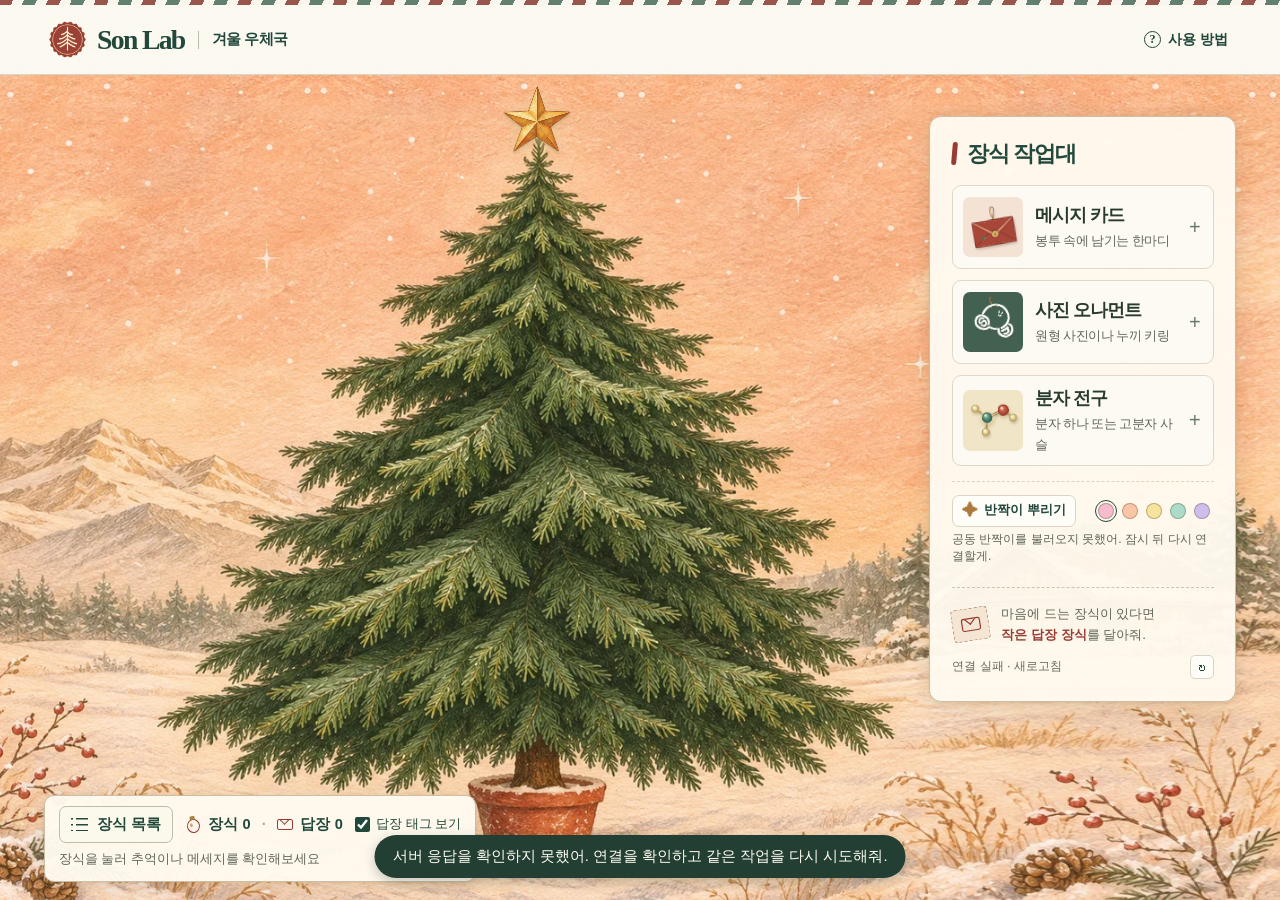
<file: docs/index.html>
<!doctype html>
<html lang="ko">
<head>
<meta charset="utf-8">
<meta name="viewport" content="width=device-width,initial-scale=1">
<meta name="theme-color" content="#faf7ef">
<title>연구실 크리스마스 트리 · Son Lab</title>
<link rel="stylesheet" href="./style.css">
<link rel="stylesheet" href="./glitter.css">
</head>
<body>
<div class="postal-edge" aria-hidden="true"></div>
<header class="masthead">
  <div class="wrap mast-inner">
    <h1 class="brand"><img id="brand-mark" width="42" height="42" alt=""><span lang="en">Son Lab</span><i aria-hidden="true"></i><b>겨울 우체국</b></h1>
    <nav aria-label="작업실 메뉴">
      <button class="text-btn" id="name-control" hidden></button>
      <button class="text-btn" id="help-open"><span class="circle-i" aria-hidden="true">?</span>사용 방법</button>
    </nav>
  </div>
</header>
<main id="winter-scene" class="winter-scene" aria-label="연구실 크리스마스 트리 꾸미기">
    <div class="viewport" id="viewport" aria-label="우리 연구실의 트리">
      <canvas id="landscape" aria-hidden="true"></canvas>
      <div id="world" class="world">
        <img id="scenery" width="1380" height="920" alt="눈 덮인 산장과 커다란 전나무" draggable="false">
        <div id="ornaments"></div>
        <button type="button" class="tree-star" id="tree-star" title="교수님의 한마디" aria-label="트리 꼭대기의 별 · 교수님의 한마디" disabled><img id="star-art" alt="" draggable="false"></button>
        <div id="ghost" class="pin ghost" hidden aria-hidden="true"></div>
      </div>
      <div class="placing-tag" id="placing-tag" hidden>걸 위치 고르는 중</div>
    </div>
    <aside id="bench" class="bench" aria-labelledby="bench-title">
      <div class="bench-heading"><span class="red-rule" aria-hidden="true"></span><h2 id="bench-title">장식 작업대</h2></div>

      <div class="choices">
        <button class="choice" data-kind="card"><span class="swatch art-card"><img id="sample-card" alt=""></span><span class="choice-copy"><strong>메시지 카드</strong><small>봉투 속에 남기는 한마디</small></span><span class="add-mark" aria-hidden="true">+</span></button>
        <button class="choice" data-kind="photo"><span class="swatch art-photo"><img id="sample-photo" alt=""></span><span class="choice-copy"><strong>사진 오나먼트</strong><small>원형 사진이나 누끼 키링</small></span><span class="add-mark" aria-hidden="true">+</span></button>
        <button class="choice" data-kind="mol"><span class="swatch art-mol"><img id="sample-mol" alt=""></span><span class="choice-copy"><strong>분자 전구</strong><small>분자 하나 또는 고분자 사슬</small></span><span class="add-mark" aria-hidden="true">+</span></button>
      </div>
      <div class="reply-note"><span class="note-art" aria-hidden="true"><i class="mail-symbol"></i></span><p>마음에 드는 장식이 있다면<br><strong>작은 답장 장식</strong>를 달아줘.</p></div>
      <button type="button" id="refresh-tree" class="refresh-btn" title="공동 트리 새로고침" aria-label="공동 트리 새로고침">↻</button>
      <p id="persistence" class="local-note" role="status">공동 트리를 불러오는 중…</p>
    </aside>
    <div class="scene-foot" id="scene-foot">
      <div class="dock-row">
        <button id="browse" class="outline-btn ledger-btn"><span class="list-symbol" aria-hidden="true"></span>장식 목록</button>
        <div class="scene-counters"><span class="counter"><i class="bauble-symbol" aria-hidden="true"></i>장식 <strong id="orn-count">0</strong></span>
        <span class="dot-sep" aria-hidden="true">·</span><span class="counter"><i class="mail-symbol" aria-hidden="true"></i>답장 <strong id="reply-count">0</strong></span></div>
        <label class="tag-check"><input type="checkbox" id="reply-tags" checked disabled>답장 태그 보기</label>
        <span class="place-actions" id="place-actions" hidden><button class="quiet-btn" id="cancel-place">취소</button><button class="primary-btn small" id="confirm-place">여기에 걸기</button></span>
      </div>
      <span class="scene-hint" id="scene-hint">장식을 눌러 추억이나 메세지를 확인해보세요</span>
    </div>
</main>
<dialog id="dialog" aria-labelledby="dialog-title">
  <div class="dialog-top"><h2 id="dialog-title"></h2><button id="close-dialog" class="close-btn" aria-label="창 닫기">×</button></div>
  <div id="dialog-body"></div>
</dialog>
<dialog id="signin-dialog" aria-labelledby="signin-title">
  <div class="dialog-top"><h2 id="signin-title">연구실 Google 로그인</h2><button type="button" class="close-btn" id="cancel-signin" aria-label="로그인 닫기">×</button></div>
  <div class="signin-body form-grid">
    <p id="login-status" role="status"></p><div id="google-button"></div>
    <form id="mail-check" class="form-grid" hidden>
      <button type="button" class="secondary-btn" id="send-code">확인 메일 받기</button>
      <label class="field"><span>메일 확인 코드</span><input type="text" id="mail-code" maxlength="8" autocomplete="one-time-code" required></label>
      <button class="primary-btn" type="submit">코드 확인</button>
    </form>
  </div>
</dialog>
<div id="toast" role="status" aria-live="polite" hidden></div>
<noscript>트리에 장식을 걸려면 브라우저에서 JavaScript를 켜줘.</noscript>
<script id="asset-manifest" type="application/json">{"fir": "./assets/fir.webp", "mitten": "./assets/mitten.webp", "pinecone": "./assets/pinecone.webp", "star": "./assets/star.webp", "logo": "./assets/logo.png"}</script>
<script defer src="./config.js"></script>
<script defer src="./js/art.js"></script>
<script defer src="./js/model.js"></script>
<script defer src="./js/scene.js"></script>
<script defer src="./js/remote.js"></script>
<script defer src="./js/app.js"></script>
<script defer src="./js/glitter.js"></script>
</body>
</html>
</file>
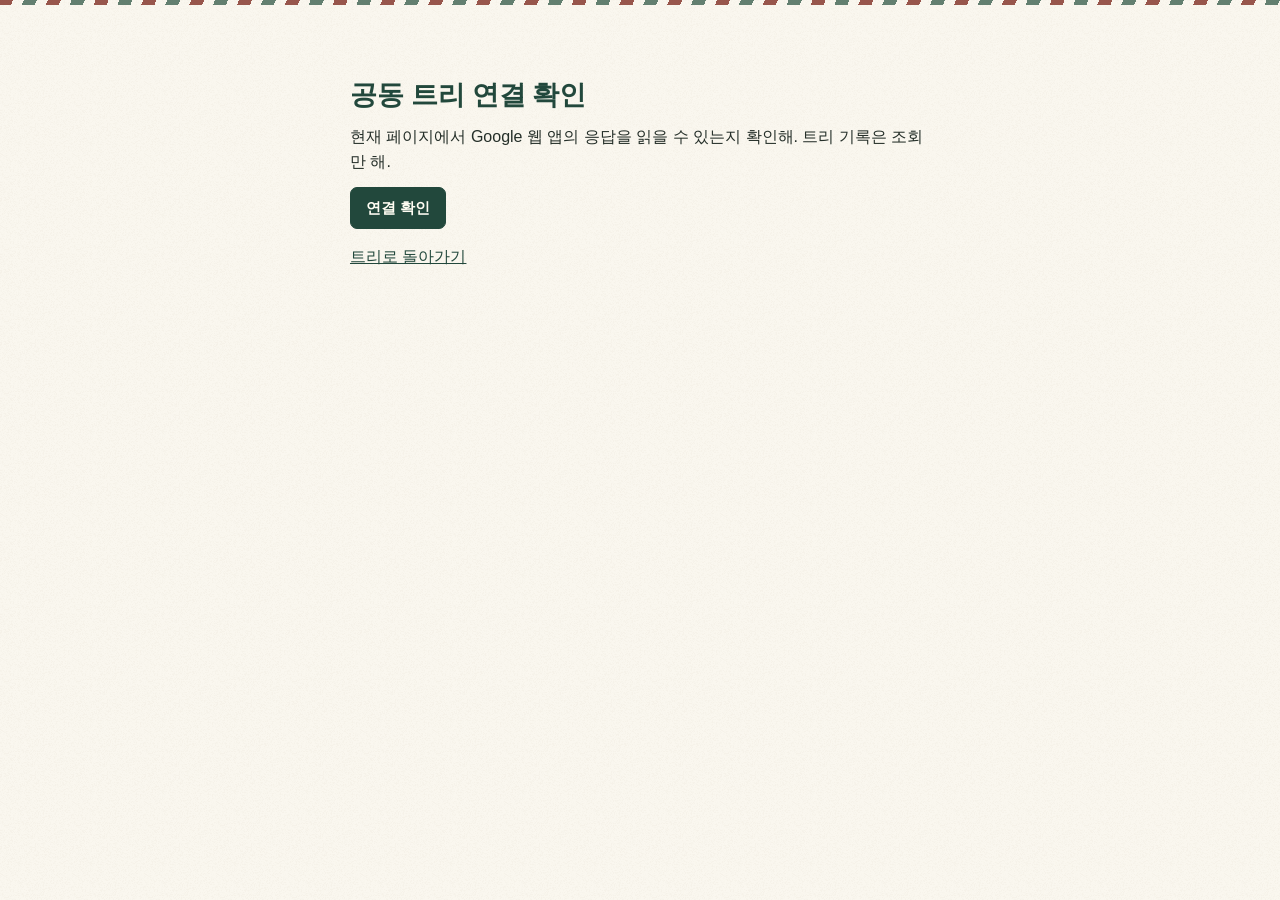
<file: docs/connection.html>
<!doctype html>
<html lang="ko"><head>
<meta charset="utf-8"><meta name="viewport" content="width=device-width,initial-scale=1">
<title>공동 트리 연결 확인 · Son Lab 겨울 우체국</title>
<link rel="stylesheet" href="./style.css">
<style>main{width:min(580px,calc(100% - 32px));margin:8vh auto}h1{font:600 1.7rem var(--serif);color:var(--pine)}li{margin:.8rem 0}p{margin:12px 0}a{color:var(--pine)}</style>
</head><body><div class="postal-edge"></div>
<main><h1>공동 트리 연결 확인</h1>
<p>현재 페이지에서 Google 웹 앱의 응답을 읽을 수 있는지 확인해. 트리 기록은 조회만 해.</p>
<button id="run" class="primary-btn">연결 확인</button>
<ul id="checks" aria-live="polite"></ul><p><a href="./">트리로 돌아가기</a></p></main>
<script src="./config.js"></script><script src="./js/remote.js"></script>
<script>
const client=new TreeClient(window.TREE_CONFIG), button=document.getElementById("run"), out=document.getElementById("checks");
button.onclick=async()=>{
  button.disabled=true;out.replaceChildren();
  for(const [label,op,post] of [["공개 GET","ping",false],["인증 정보 없는 POST","ping",true],["공동 트리 읽기","tree",false]]){
    const item=document.createElement("li");item.textContent=label+" · 확인 중";out.append(item);
    try{
      const data=await client.call(op,{},{post});
      if(op==="ping"?data.service!=="sonlab-winter-post":!Array.isArray(data.ornaments))throw Error("응답 형식을 확인해줘.");
      item.textContent=label+" · 성공";
    }catch(e){item.textContent=label+" · "+e.message;}
  }
  button.disabled=false;
};
</script></body></html>
</file>
<file: docs/style.css>
:root {
  color-scheme: light;
  --paper: #faf7ef; --surface: #fffdf7; --pine: #22483c; --ink: #252f29; --muted: #60655a;
  --line: #d9d5c6; --red: #983b32; --greenwash: #eaf0e6;
  --serif: "Nanum Myeongjo","Noto Serif CJK KR","AppleMyungjo","Batang","바탕",Georgia,serif;
  --sans: "Atkinson Hyperlegible Next","Apple SD Gothic Neo","Malgun Gothic","Noto Sans CJK KR",sans-serif;
  font-family: var(--sans); background: var(--paper); color: var(--ink); line-height: 1.55;
  -webkit-text-size-adjust: 100%;
}
*,*::before,*::after {box-sizing:border-box}
body {margin:0;min-height:100vh;min-height:100svh;display:flex;flex-direction:column;background-image:url([data-uri])}
.postal-edge,.masthead {flex:none}
h1,h2,h3,p {margin:0}
button,input,textarea,select {font:inherit}
button {color:inherit;cursor:pointer;-webkit-tap-highlight-color:transparent}
button[disabled] {cursor:wait; opacity:.63}
button:focus-visible,input:focus-visible,textarea:focus-visible,select:focus-visible,summary:focus-visible,canvas:focus-visible,.viewport:focus-visible {
  outline:3px solid #a95923; outline-offset:3px;
}
[hidden] {display:none!important}
img {max-width:100%}
.wrap {width:min(1220px,calc(100% - 96px)); margin:auto}
.postal-edge {height:5px;background:repeating-linear-gradient(113deg,#8d443a 0 12px,transparent 12px 22px,#527262 22px 34px,transparent 34px 44px);opacity:.9}
.masthead {border-bottom:1px solid var(--line);background:#fcfaf2c9}
.mast-inner {display:flex;justify-content:space-between;align-items:center;min-height:69px;gap:16px}
.brand,nav,.scene-counters,.counter,.scene-foot,.place-actions,.ledger-btn,.text-btn,.bench-heading,.dialog-top,.actions,.chip-row,.row,.file-label {display:flex;align-items:center}
.brand {margin:0;gap:10px;white-space:nowrap;color:var(--pine);font:inherit}
.brand img {width:39px;height:39px}
.brand span {font:600 1.73rem/1 "Baskervville",Georgia,serif;letter-spacing:-.06em}
.brand i {width:1px;height:18px;background:#b9bcac;margin:0 3px}
.brand b {font-size:.92rem;font-weight:650;letter-spacing:-.035em}
nav {gap:16px}
.text-btn,.quiet-btn {border:0;background:transparent;font-weight:620;color:var(--pine);font-size:.9rem;padding:8px 4px;gap:7px}
.text-btn:hover,.quiet-btn:hover {color:var(--red);text-decoration:underline;text-underline-offset:4px}
.circle-i {border:1.4px solid currentColor;display:inline-grid;place-items:center;width:17px;height:17px;border-radius:50%;font:700 .76rem/1 Georgia,serif}
h2,h3,.choice strong {font-family:var(--serif);color:var(--pine);letter-spacing:-.05em}
.outline-btn,.secondary-btn,.primary-btn,.close-btn,.chip,.preset,.file-label {border:1px solid var(--line);border-radius:7px;background:var(--surface);font-weight:650;transition:background .16s,border-color .16s,box-shadow .16s}
.outline-btn,.secondary-btn,.primary-btn,.file-label {padding:9px 15px;font-size:.92rem}
.ledger-btn {gap:9px;flex:none;color:var(--pine)}
.outline-btn:hover,.secondary-btn:hover,.file-label:hover,.close-btn:hover,.chip:hover,.preset:hover {border-color:#91a08f;background:#f1f2e7}
.list-symbol {display:inline-block;width:17px;height:13px;background:linear-gradient(var(--pine),var(--pine)) 5px top/12px 1.5px,linear-gradient(var(--pine),var(--pine)) 5px center/12px 1.5px,linear-gradient(var(--pine),var(--pine)) 5px bottom/12px 1.5px,linear-gradient(var(--pine),var(--pine)) left top/2px 1.5px,linear-gradient(var(--pine),var(--pine)) left center/2px 1.5px,linear-gradient(var(--pine),var(--pine)) left bottom/2px 1.5px;background-repeat:no-repeat}
.winter-scene {
  --compact-bench:0;--gutter:clamp(20px,3.4vw,64px);
  flex:1 0 auto;min-height:520px;display:grid;grid-template-columns:minmax(0,1fr) clamp(265px,24vw,350px);
  grid-template-rows:minmax(0,1fr) auto;gap:18px;align-items:start;
  position:relative;isolation:isolate;overflow:hidden;padding:clamp(20px,4.6vh,55px) var(--gutter) max(18px,env(safe-area-inset-bottom));
}
.viewport {position:absolute;inset:0;overflow:hidden;background:#f2ddbd;isolation:isolate}
.viewport:focus-visible {outline-offset:-4px}
#landscape {display:block;position:absolute;inset:0;width:100%;height:100%;pointer-events:none}
.world {position:absolute;inset:0 auto auto 0;width:100%;height:100%;pointer-events:none}
#scenery,#ornaments {position:absolute;inset:0;width:100%;height:100%}
#scenery {user-select:none;pointer-events:none}
.viewport.painted #scenery {opacity:0}
#ornaments {pointer-events:none}
#ornaments .pin {pointer-events:auto}
.tree-star {position:absolute;left:50%;top:4.3%;width:var(--topper-size,54px);height:var(--topper-size,54px);transform:translate(-50%,-78%);padding:0;border:0;border-radius:45%;background:transparent;display:grid;place-items:center;z-index:2;pointer-events:auto;touch-action:manipulation}
.tree-star img {display:block;width:100%;height:100%;object-fit:contain;user-select:none;pointer-events:none;filter:drop-shadow(0 0 6px #fff2b78c) drop-shadow(0 2px 1px #75572a66);transition:filter .18s,transform .18s}
.tree-star:hover img,.tree-star:focus-visible img {transform:scale(1.05);filter:drop-shadow(0 0 7px #fff1ac) drop-shadow(0 2px 2px #6c481d80)}
.tree-star:disabled {opacity:1;pointer-events:none}
.pin {position:absolute;display:flex;align-items:center;justify-content:flex-start;flex-direction:column;transform:translate(-50%,-16%);padding:0;border:0;background:transparent;min-width:24px;min-height:24px;line-height:1;touch-action:manipulation;cursor:pointer;filter:drop-shadow(1px 3px 2px #311c1269)}
.pin img {display:block;width:100%;height:auto;object-fit:contain;pointer-events:none;user-select:none}
.pin:hover,.pin:focus-visible {z-index:3;filter:drop-shadow(0 0 3px #fff6c6) drop-shadow(0 2px 3px #302517)}
.nameplate {max-width:135%;width:max-content;overflow:hidden;text-overflow:ellipsis;white-space:nowrap;border:1px solid #9b702c;background:#f8df9f;color:#4b2d12;border-radius:2px;padding:2px 4px;font:700 clamp(8px,calc(var(--ornament-reference,800px) * .0124),10.4px)/1.1 var(--sans);margin-top:-2px;pointer-events:none}
.pin-art {position:relative;display:block;width:100%;line-height:0}
.reply-decorations {position:absolute;inset:0;pointer-events:none}
.pin.reply-left .reply-decorations {transform:scaleX(-1)}
.pin img.reply-decoration {
  position:absolute;
  left:87%;
  top:38%;
  width:auto;
  height:20px;
  max-width:none;
}
.viewport:not(.placing) #ornaments .reply-decoration {pointer-events:auto}
.tags-hidden .reply-decorations {display:none}
.viewport.placing {cursor:crosshair;touch-action:none;box-shadow:inset 0 0 0 2px #fff3c7}
.viewport.placing #ornaments .pin {pointer-events:none}
.ghost {opacity:.95;pointer-events:none;z-index:4;filter:drop-shadow(0 0 2px #fff) drop-shadow(0 0 5px #ffd47c)}
.ghost::before {content:"";position:absolute;width:10px;height:10px;border-radius:50%;background:#ffedb5;border:2px solid #8d5530;top:16%;left:50%;transform:translate(-50%,-50%)}
.placing-tag {position:absolute;top:14px;left:var(--gutter);color:#fffaf0;background:#254534ed;border-radius:20px;padding:5px 10px;font-size:.78rem;font-weight:650;pointer-events:none}
.scene-foot,.bench {border:1px solid #ccbea5;background:#fffaf0f5;box-shadow:0 5px 22px #41331824,0 1px 3px #6f56391a;z-index:1;position:relative}
.scene-foot {grid-column:1/-1;grid-row:2;justify-self:start;align-items:flex-start;flex-direction:column;gap:6px;padding:10px 14px 11px;border-radius:10px}
.dock-row {display:flex;align-items:center;flex-wrap:wrap;gap:12px}
.dock-row .ledger-btn {background:#fbf9eb;border-color:#bbbea9;padding:6px 11px}
.tag-check {display:inline-flex;align-items:center;gap:6px;min-height:32px;font-size:.84rem;white-space:nowrap;cursor:pointer;color:var(--pine)}
.tag-check input {margin:0;width:15px;height:15px;accent-color:var(--pine);cursor:pointer}
.scene-counters {gap:11px;font-size:.91rem;color:var(--pine);font-weight:650;white-space:nowrap}
.counter {gap:5px}
.counter strong {font-variant-numeric:tabular-nums}
.dot-sep {color:#a6a48f}
.scene-hint {font-size:.84rem;color:var(--muted)}
.bauble-symbol {position:relative;display:inline-block;width:13px;height:14px;border:1.5px solid var(--red);border-radius:50%;transform:rotate(-10deg);margin:3px 3px 0 2px}
.bauble-symbol::before {content:"";position:absolute;top:-4px;left:3px;width:5px;height:4px;background:#a78245;border-radius:1px}
.bauble-symbol::after {content:"";position:absolute;top:3px;left:2px;width:3px;height:4px;border-radius:50%;background:#d4a674}
.mail-symbol {position:relative;width:16px;height:11px;border:1.4px solid currentColor;display:inline-block;border-radius:2px;overflow:hidden;color:var(--red);margin-right:2px}
.mail-symbol::before {content:"";position:absolute;left:2px;top:-6px;width:9px;height:9px;transform:rotate(45deg);border:solid currentColor;border-width:0 1px 1px 0}
.bench {grid-column:2;grid-row:1;padding:clamp(17px,1.7vw,25px);border-radius:12px;background:#fffaf0f5}
.local-note {margin-top:12px;color:#686858;font-size:.78rem}
.bench-heading {gap:10px;margin-bottom:17px}
.red-rule {width:5px;height:23px;background:var(--red);border-radius:4px;transform:rotate(5deg)}
.bench h2 {font-size:clamp(1.4rem,1.75vw,1.7rem);line-height:1.3}
.choices {display:grid;gap:11px}
.choice {display:grid;grid-template-columns:auto minmax(0,1fr) auto;align-items:center;gap:12px;background:#fcfaf2;border:1px solid #ded9c9;border-radius:9px;padding:10px 12px 10px 10px;text-align:left;min-height:84px;transition:transform .16s,border-color .16s,box-shadow .16s}
.choice:hover,.choice:focus-visible {border-color:#8b9d87;box-shadow:0 3px 9px #2e493018;transform:translateY(-2px)}
.swatch {width:clamp(54px,4.7vw,68px);aspect-ratio:1;border-radius:7px;display:grid;place-items:center}
.swatch img {width:84%;height:86%;object-fit:contain;transform:rotate(-7deg);filter:drop-shadow(1px 2px 1px #53401e39)}
.art-card {background:#f4e2d5}
.art-photo {background:#426150}
.art-mol {background:#f1e5c8}
.art-mol img {width:95%;transform:rotate(5deg)}
.choice-copy {display:grid;gap:4px}
.choice strong {font-size:1.12rem;color:#283b2d;letter-spacing:-.05em;line-height:1.35}
.choice small {font-size:.81rem;color:#626559;letter-spacing:-.04em}
.add-mark {color:#687a67;font:400 1.25rem/1 var(--sans)}
.reply-note {display:flex;align-items:center;gap:12px;border-top:1px dashed #c9c5b3;margin:21px 0 0;padding-top:16px}
.note-art {display:grid;place-items:center;width:37px;height:33px;transform:rotate(-9deg);background:#f5e6d4;border:1px dashed #bd9681;border-radius:4px;color:var(--red)}
.note-art .mail-symbol {margin:0;transform:scale(1.2)}
.reply-note p {font-size:.84rem;color:var(--muted);line-height:1.55}
.reply-note strong {font-weight:600;color:var(--red)}
.primary-btn {color:#fffdf3;background:var(--pine);border-color:var(--pine)}
.primary-btn:hover {background:#316147;border-color:#316147}
.small {font-size:.85rem;padding:6px 12px}
.place-actions,.chip-row,.row {gap:8px;flex-wrap:wrap}
dialog {padding:0;position:fixed;color:var(--ink);background:var(--surface);border:1px solid #cecab8;border-radius:16px;max-height:min(88dvh,920px);width:min(540px,calc(100% - 28px));overflow:auto;box-shadow:0 20px 80px #152b2360;overscroll-behavior:contain}
dialog::backdrop {background:#182c25a1}
.dialog-top {padding:20px 23px 14px;background:#fffdf7f5;position:sticky;top:0;z-index:2;justify-content:space-between;gap:10px;border-bottom:1px solid #e4dfd0}
.dialog-top h2 {font-size:1.47rem}
.close-btn {width:36px;height:36px;border-radius:50%;display:grid;place-items:center;font:1.5rem/1 var(--sans);color:var(--pine)}
#dialog-body {padding:21px 23px 23px}
.form-grid {display:grid;gap:16px}
.field {display:grid;gap:6px;min-width:0}
.field > span,.field-title,legend {font-size:.92rem;font-weight:700;color:var(--pine)}
.field small,.help-text,.meta {color:var(--muted);font-size:.85rem;line-height:1.55}
input[type=text],textarea,select {border:1px solid #c8c9bb;border-radius:6px;background:#fffefb;padding:9px 11px;color:var(--ink);width:100%;min-width:0}
textarea {resize:vertical;min-height:80px}
textarea.coords {font-family:"IBM Plex Mono",Consolas,monospace;font-size:.9rem;line-height:1.45}
fieldset {margin:0;padding:0;border:0;min-width:0}
legend {margin:0 0 7px;padding:0}
.chip {background:#fffdf7;color:var(--ink);padding:7px 12px;font-size:.87rem;display:inline-flex;align-items:center;gap:6px}
.chip[aria-pressed=true],.preset[aria-pressed=true] {border-color:var(--pine);background:#e7eee1;color:#203e31;box-shadow:inset 0 0 0 1px var(--pine)}
.ink-dot {width:13px;height:13px;border-radius:50%;border:1px solid #0002}
.actions {margin-top:4px;justify-content:flex-end;gap:8px;border-top:1px solid #e5dfcf;padding-top:14px;flex-wrap:wrap}
.art-preview {display:flex;align-items:center;justify-content:center;min-height:95px;background:#f5f0e2;border-radius:8px;padding:9px}
.art-preview img {max-height:138px;object-fit:contain}
.field-message {color:#933b32;font-size:.88rem;font-weight:600;line-height:1.5}
.file-label {cursor:pointer;display:inline-flex;gap:6px;position:relative;align-self:start;color:var(--pine)}
.file-label:focus-within {outline:3px solid #a95923;outline-offset:2px}
.file-label input {position:absolute;width:1px;height:1px;opacity:0;overflow:hidden}
.preset-row {display:grid;grid-template-columns:repeat(3,minmax(0,1fr));gap:8px}
.preset {padding:5px;font-size:.82rem;color:#414c3e;display:grid;gap:3px;justify-items:center;width:100%}
.preset img {width:100%;height:61px;object-fit:cover;border-radius:4px}
.preset.logo-preset img {object-fit:contain;background:#385a49;padding:5px}
.art-preview.logo-mat {background:#395c4a}
.cut-preview {padding:7px;display:grid;place-items:center;border-radius:8px;background:repeating-conic-gradient(#f6f1e4 0% 25%,#ebe5d5 0% 50%) 50%/16px 16px}
.cut-preview canvas {max-width:100%;max-height:230px;width:auto;height:auto;touch-action:manipulation}
.cut-preview canvas.tracing {cursor:crosshair}
.range-field input {width:100%;accent-color:var(--pine)}
.glow-preview {background:#e7e9db}
.note-paper {background:#fff7df;border:1px solid #e2cda8;border-left:4px solid var(--red);border-radius:2px 9px 9px 2px;padding:16px 18px;display:grid;gap:10px}
.note-paper .message-body {font-family:var(--serif);font-size:1.1rem}
.message-body,.reply-text {white-space:pre-wrap;overflow-wrap:anywhere}
.star-letter {background:linear-gradient(145deg,#fffaf0,#faefd5);border:1px solid #d7c196;outline:1px solid #e7d8b4;outline-offset:-6px;padding:26px 23px;display:grid;justify-items:center;gap:16px;color:#4f3c29;text-align:center;border-radius:4px}
.star-letter img {width:40px;filter:drop-shadow(0 2px 2px #a47d3e55)}
.star-letter .message-body {font:1.12rem/1.8 var(--serif);justify-self:stretch;text-align:start}
.star-signature {justify-self:end;font:600 .88rem var(--serif);color:#695631}
.star-letter + .actions {margin-top:17px}
.quiet-btn.danger-link {color:var(--red);font-size:.82rem}
.primary-btn.danger {background:var(--red);border-color:var(--red)}
.primary-btn.danger:hover {background:#82322c}
.detail-art {background:#eceee2;border:1px solid #dce0d0;min-height:160px}
.detail-art img {height:auto;max-height:225px;max-width:95%}
.section-line {display:flex;align-items:center;justify-content:space-between;gap:8px}
.section-line h3 {font-size:1.15rem}
.reply-list,.catalog {list-style:none;margin:0;padding:0;display:grid;gap:8px}
.reply-list li {border-left:2px solid #bd7e61;padding:8px 12px;background:#fbf3e5;border-radius:2px 6px 6px 2px;overflow-wrap:anywhere}
.reply-list strong {font-size:.86rem;color:var(--red)}
.reply-byline {display:flex;align-items:center;justify-content:space-between;gap:8px}
.reply-byline .quiet-btn {padding:2px 3px}
.archive-heading {font-size:1.05rem;margin:20px 0 7px}
.archives .mail-symbol {flex:none}
.reply-text {font-size:.94rem}
.catalog li button {display:flex;width:100%;align-items:center;gap:12px;border:1px solid var(--line);background:#fcfaf2;border-radius:8px;padding:8px 12px;text-align:left}
.catalog li button:hover {background:#f2f2e8;border-color:#8c9c87}
.catalog img {width:48px;height:43px;object-fit:contain}
.catalog img.logo-thumb {background:#395c4a;border-radius:4px;padding:2px}
.catalog .catalog-text {display:grid;min-width:0;overflow-wrap:anywhere}
.empty {color:var(--muted);font-size:.94rem}
.instructions {margin:0;padding:0 0 0 1.4rem}
.instructions li {padding-left:3px;margin:0 0 12px}
.instructions li::marker {color:var(--red);font-weight:bold}
#toast {position:fixed;bottom:max(22px,env(safe-area-inset-bottom));left:50%;transform:translateX(-50%);background:#233f33;color:#fffdf1;padding:10px 18px;border-radius:22px;box-shadow:0 4px 12px #14291e40;z-index:5;font-size:.92rem;text-align:center;max-width:calc(100% - 24px);width:max-content;pointer-events:none}
@media(max-width:1050px){
  .wrap{width:calc(100% - 48px)}.choice{gap:8px;padding:8px;min-height:69px}.swatch{width:48px}.reply-note{margin-top:15px;padding-top:12px}
}
@media(max-width:790px), (max-aspect-ratio:1/1) {
  .wrap{width:calc(100% - 32px)}.mast-inner{min-height:59px}.brand img{width:34px;height:34px}
  .winter-scene{--compact-bench:1;--gutter:14px;min-height:490px;padding:10px var(--gutter) max(12px,env(safe-area-inset-bottom));gap:0;grid-template-columns:1fr;grid-template-rows:minmax(260px,1fr) auto auto}
  .bench,.scene-foot{width:min(100%,580px);justify-self:center}
  .bench{grid-column:1;grid-row:2;padding:12px 14px 10px;border-bottom:0;border-radius:12px 12px 0 0;box-shadow:0 -3px 14px #41331814}
  .bench-heading{margin:0 0 8px;gap:8px}.bench h2{font-size:1.15rem}.red-rule{height:17px;width:4px}
  .choices{grid-template-columns:repeat(3,minmax(0,1fr));gap:6px}
  .choice{display:flex;justify-content:center;gap:5px;min-height:48px;padding:5px 3px;text-align:center}
  .choice strong{font-size:.91rem;white-space:nowrap}.choice small,.add-mark,.reply-note{display:none}
  .swatch{width:34px;flex-shrink:0}.local-note{position:absolute;right:14px;top:14px;padding:0;margin:0;font-size:.71rem}
  .scene-foot{grid-row:3;grid-column:1;padding:8px 14px 10px;gap:4px;border-top:1px dashed #c9c2ad;border-radius:0 0 12px 12px}
  .dock-row{width:100%;gap:10px}.dock-row .ledger-btn{padding:4px 9px;font-size:.84rem}.scene-counters{font-size:.86rem}.scene-hint{font-size:.82rem}
  .place-actions{margin-left:auto}.placing-tag{left:14px}
}
@media(max-width:520px){
  .wrap{width:calc(100% - 24px)}.mast-inner{gap:7px}.brand{gap:6px}.brand span{font-size:1.42rem}.brand b{font-size:.8rem}.brand i{margin:0 1px}
  .text-btn{font-size:.8rem}nav{gap:4px}.winter-scene{--gutter:9px;padding-bottom:max(8px,env(safe-area-inset-bottom))}
  .scene-counters{gap:6px}.swatch{width:29px}.choice strong{font-size:.85rem}.bench,.scene-foot{padding-left:10px;padding-right:10px}
  .dock-row{gap:7px}.scene-foot .small{padding:4px 7px}.scene-foot .quiet-btn{padding:4px 3px}
  .tag-check{font-size:.78rem;gap:4px;min-height:27px;margin-left:auto}.tag-check input{width:14px;height:14px}
  #dialog-body{padding:16px}.dialog-top{padding:14px 16px}.dialog-top h2{font-size:1.25rem}.section-line{flex-wrap:wrap}
  .masthead .text-btn#name-control{max-width:85px;white-space:nowrap;overflow:hidden;text-overflow:ellipsis;display:block}
}
@media(max-height:650px) and (min-width:791px) and (min-aspect-ratio:1/1){
  .winter-scene{min-height:405px;padding-top:15px;padding-bottom:12px}.bench{padding:14px 17px}.bench-heading{margin-bottom:10px}
  .choice{min-height:54px;padding:5px 8px}.swatch{width:44px}.choices{gap:7px}.reply-note{display:none}.local-note{margin-top:8px}
}
@media(prefers-reduced-motion:reduce){*,*::before,*::after{scroll-behavior:auto!important;transition:none!important;animation:none!important}}

.signin-body {padding:20px 23px}
#google-button {min-height:40px}
.refresh-btn {float:right;margin-top:10px;padding:2px 7px;border:1px solid var(--line);border-radius:5px;background:var(--surface);color:var(--pine);font-size:1rem;line-height:1.1}
#persistence {padding-right:26px}
.account-id {overflow-wrap:anywhere;font-family:monospace}
.pin img:not([src]),.catalog img:not([src]) {visibility:hidden}
@media(max-width:790px),(max-aspect-ratio:1/1){
  .bench .refresh-btn {position:absolute;right:8px;top:7px;margin:0}
  .bench .local-note {right:36px;max-width:62%;overflow:hidden;text-overflow:ellipsis;white-space:nowrap;padding:0;top:12px}
}
</file>
<file: docs/glitter.css>
.glitter-tools {
  margin: 15px 0 0;
  padding: 13px 0 0;
  border: 0;
  border-top: 1px dashed var(--line);
  min-width: 0;
}
.glitter-row, .glitter-colors, .glitter-toggle {
  display: flex;
  align-items: center;
}
.glitter-row { justify-content: space-between; flex-wrap: wrap; gap: 5px 8px; }
.glitter-toggle {
  gap: 5px; min-height: 32px; padding: 3px 9px;
  color: var(--pine); font: 650 .83rem/1.25 var(--sans);
}
.glitter-toggle .glitter-glyph { color: #ad783c; font: 1.05rem Georgia,serif; }
.glitter-toggle[aria-pressed=true] { color: #fffaf1; background: var(--pine); border-color: var(--pine); }
.glitter-toggle[aria-pressed=true] .glitter-glyph { color: #ffe3ab; }
.glitter-colors { gap: 0; min-width: 0; }
.glitter-color {
  display: grid; place-items: center; position: relative; cursor: pointer;
  width: 24px; height: 30px; padding: 0;
}
.glitter-color input {
  position: absolute; width: 100%; height: 100%; margin: 0; opacity: 0; cursor: pointer;
}
.glitter-color span {
  display: block; width: 16px; height: 16px; border-radius: 50%;
  border: 1px solid #5e493a60; background: var(--glitter-color); pointer-events: none;
}
.glitter-color input:checked + span { outline: 1.5px solid var(--pine); outline-offset: 2px; }
.glitter-color input:focus-visible + span { outline: 3px solid #ad602d; outline-offset: 2px; }
.glitter-hint { margin: 4px 0 0; font-size: .76rem; color: var(--muted); line-height: 1.45; }
.glitter-layer { position: fixed; inset: 0; width: 100%; height: 100%; z-index: 4; pointer-events: none; }
html.glitter-mode, html.glitter-mode body { touch-action: pinch-zoom; }
html.glitter-mode body { cursor: crosshair; user-select: none; -webkit-user-select: none; -webkit-touch-callout: none; }
@media (max-width: 790px), (max-aspect-ratio: 1/1) {
  .glitter-tools { margin-top: 8px; padding-top: 6px; }
  .glitter-row { justify-content: flex-start; gap: 3px 12px; }
}
</file>
